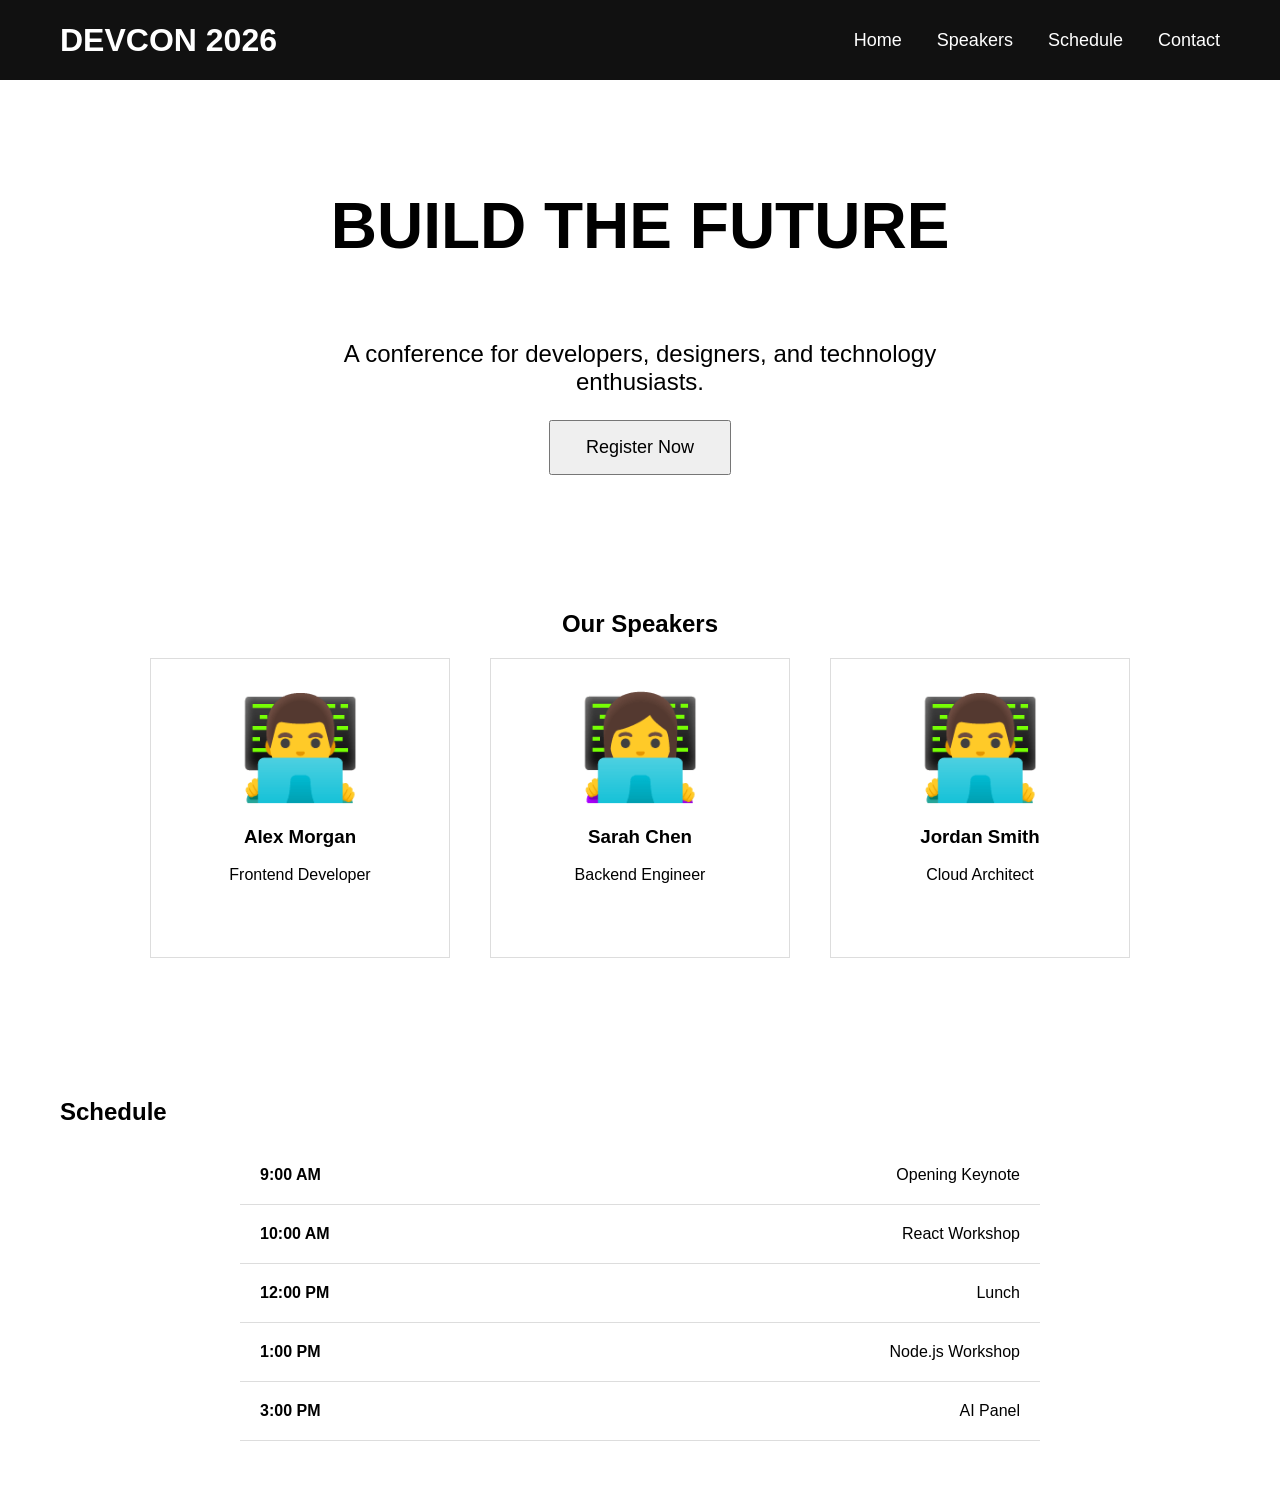
<file: Lesson 6/responsive-challenge/index.html>
<!doctype html>
<html lang="en">
  <head>
    <meta charset="UTF-8" />

    <meta name="viewport" content="width=device-width, initial-scale=1.0" />

    <title>DevCon 2026</title>

    <link rel="stylesheet" href="style.css" />
  </head>

  <body>
    <header>
      <h1>DEVCON 2026</h1>

      <nav>
        <a href="#">Home</a>
        <a href="#">Speakers</a>
        <a href="#">Schedule</a>
        <a href="#">Contact</a>
      </nav>
    </header>

    <section class="hero">
      <h2>BUILD THE FUTURE</h2>

      <p>A conference for developers, designers, and technology enthusiasts.</p>

      <button>Register Now</button>
    </section>

    <section class="speakers">
      <h2>Our Speakers</h2>

      <div class="speaker-container">
        <article class="speaker">
          <div class="speaker-image">👨‍💻</div>
          <h3>Alex Morgan</h3>
          <p>Frontend Developer</p>
        </article>

        <article class="speaker">
          <div class="speaker-image">👩‍💻</div>
          <h3>Sarah Chen</h3>
          <p>Backend Engineer</p>
        </article>

        <article class="speaker">
          <div class="speaker-image">👨‍💻</div>
          <h3>Jordan Smith</h3>
          <p>Cloud Architect</p>
        </article>
      </div>
    </section>

    <section class="schedule">
      <h2>Schedule</h2>

      <div class="schedule-container">
        <div>
          <strong>9:00 AM</strong>
          <span>Opening Keynote</span>
        </div>

        <div>
          <strong>10:00 AM</strong>
          <span>React Workshop</span>
        </div>

        <div>
          <strong>12:00 PM</strong>
          <span>Lunch</span>
        </div>

        <div>
          <strong>1:00 PM</strong>
          <span>Node.js Workshop</span>
        </div>

        <div>
          <strong>3:00 PM</strong>
          <span>AI Panel</span>
        </div>
      </div>
    </section>
  </body>
</html>
</file>
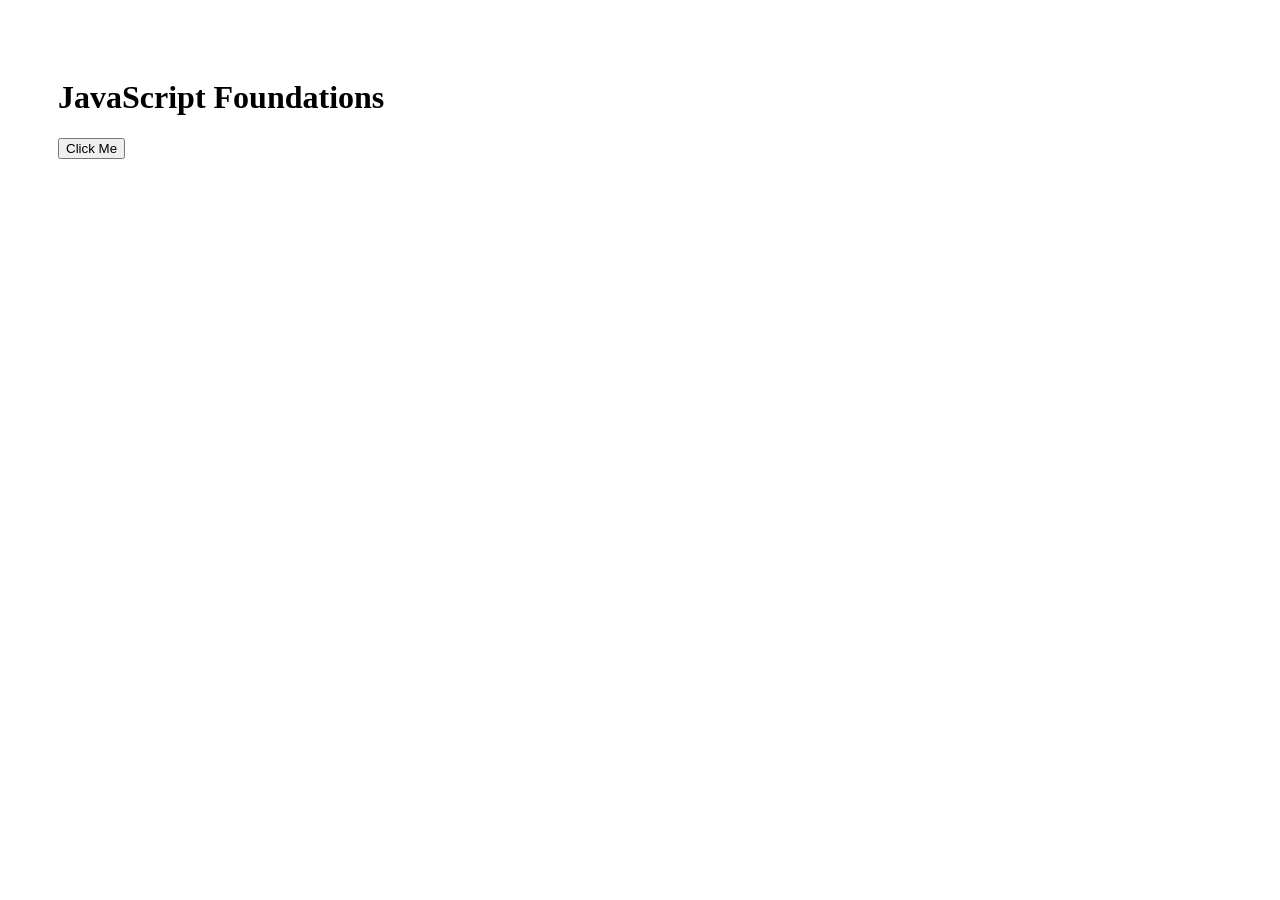
<file: Unit 2 - Java Script/lesson 1/index.html>
<!doctype html>
<html lang="en">
  <head>
    <meta charset="UTF-8" />
    <meta name="viewport" content="width=device-width, initial-scale=1.0" />
    <title>JavaScript Foundations</title>

    <script src="script.js" defer></script>
  </head>
  <body style="padding: 50px">
    <h1>JavaScript Foundations</h1>
    <button onclick="alert('Hello, World!')">Click Me</button>

    <div id="foo"></div>

    <!-- <script>
      console.log("Hello, world!");
    </script> -->
    <!-- <script src="script.js"></script> -->
  </body>
</html>
</file>
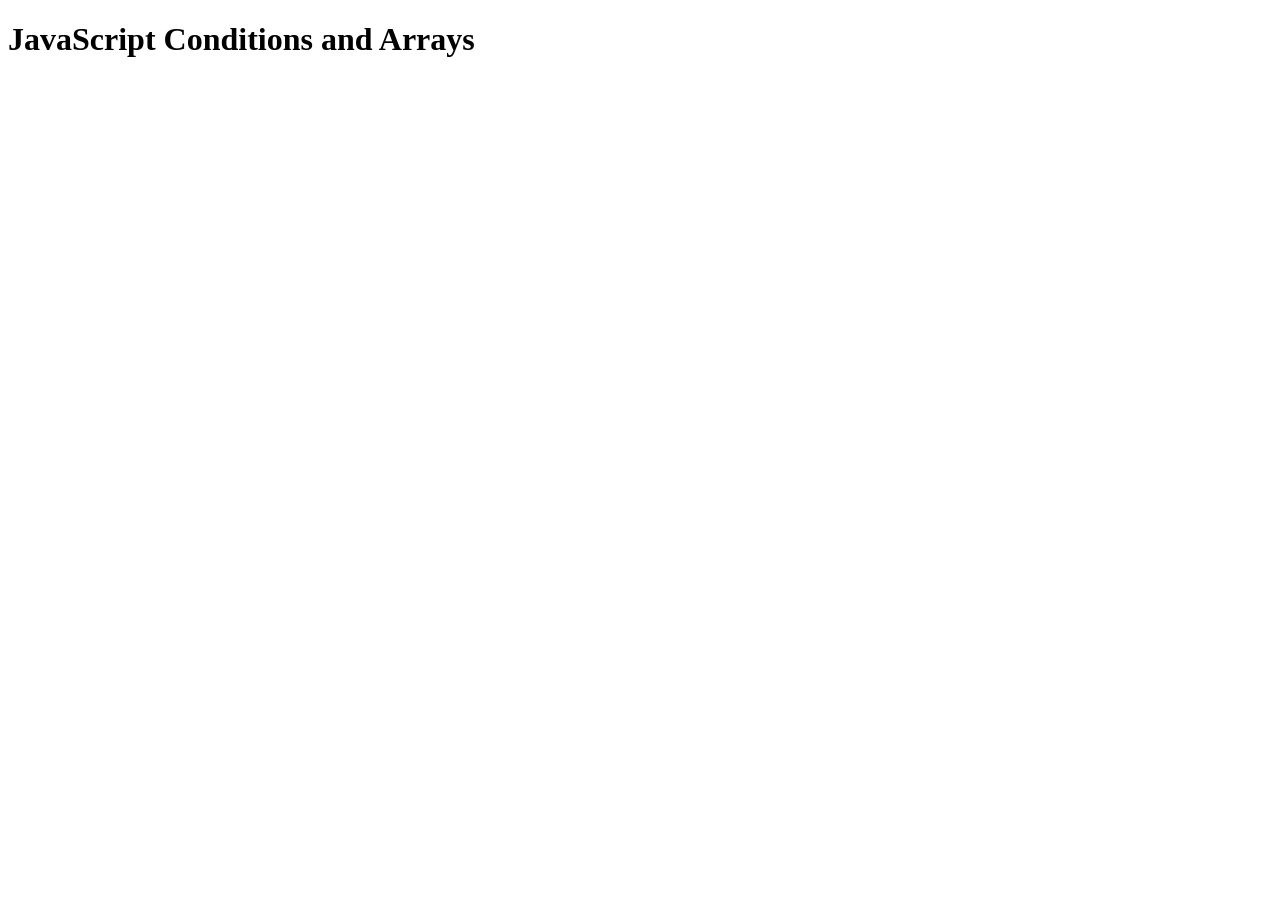
<file: Unit 2 - Java Script/lesson 2/index.html>
<!doctype html>
<html lang="en">
  <head>
    <meta charset="UTF-8" />
    <meta name="viewport" content="width=device-width, initial-scale=1.0" />
    <title>JavaScript Conditions and Arrays</title>
    <script src="gameinventory.js" defer></script>
  </head>
  <body>
    <h1>JavaScript Conditions and Arrays</h1>
  </body>
</html>
</file>
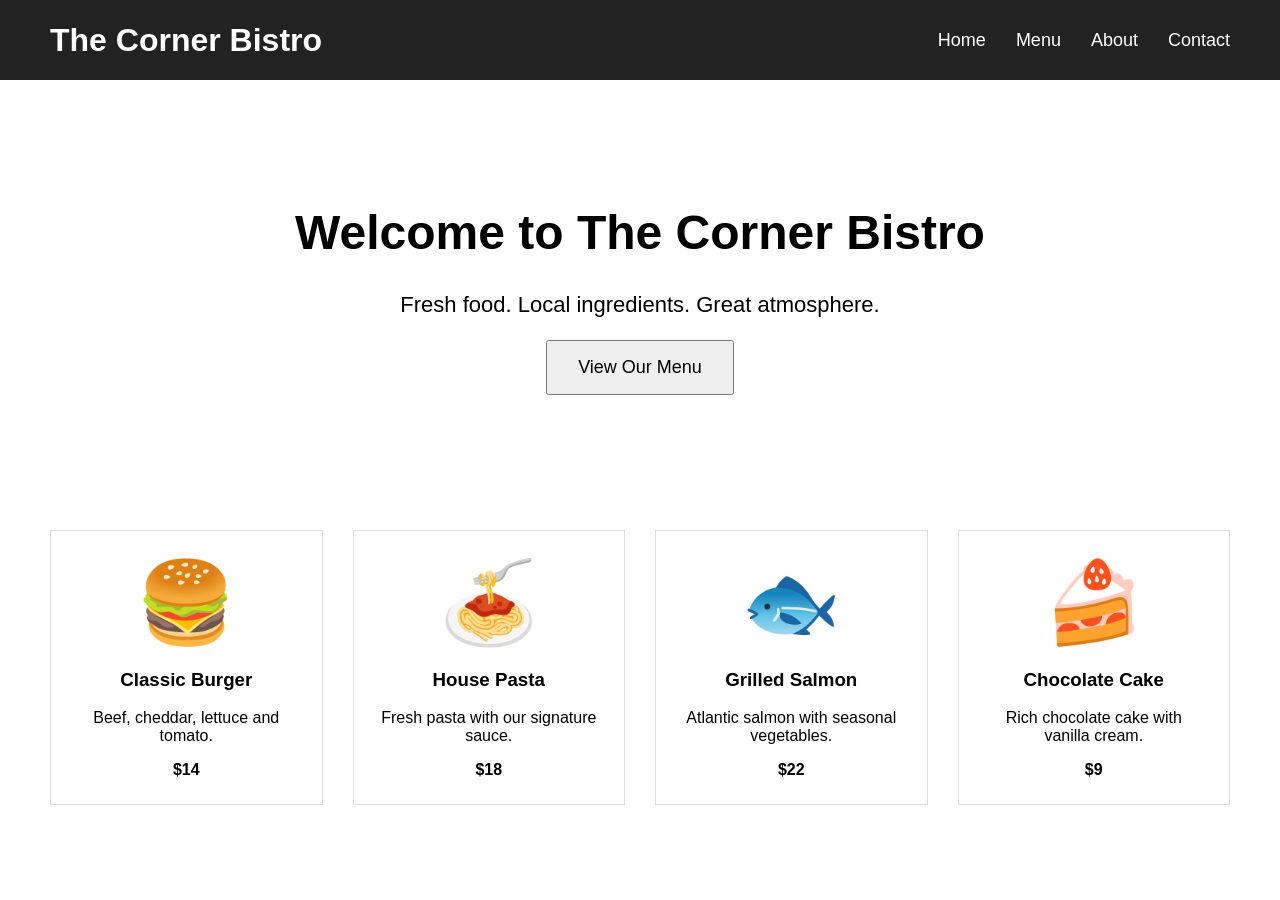
<file: Lesson 6/responsive-practice/Original/index.html>
<!doctype html>
<html lang="en">
  <head>
    <meta charset="UTF-8" />
    <meta name="viewport" content="width=device-width, initial-scale=1.0" />
    <title>The Corner Bistro</title>
    <link rel="stylesheet" href="style.css" />
  </head>

  <body>
    <header>
      <h1>The Corner Bistro</h1>

      <nav>
        <a href="#">Home</a>
        <a href="#">Menu</a>
        <a href="#">About</a>
        <a href="#">Contact</a>
      </nav>
    </header>

    <section class="hero">
      <h2>Welcome to The Corner Bistro</h2>

      <p>Fresh food. Local ingredients. Great atmosphere.</p>

      <button>View Our Menu</button>
    </section>

    <section class="menu">
      <article class="card">
        <div class="food-image">🍔</div>
        <h3>Classic Burger</h3>
        <p>Beef, cheddar, lettuce and tomato.</p>
        <strong>$14</strong>
      </article>

      <article class="card">
        <div class="food-image">🍝</div>
        <h3>House Pasta</h3>
        <p>Fresh pasta with our signature sauce.</p>
        <strong>$18</strong>
      </article>

      <article class="card">
        <div class="food-image">🐟</div>
        <h3>Grilled Salmon</h3>
        <p>Atlantic salmon with seasonal vegetables.</p>
        <strong>$22</strong>
      </article>

      <article class="card">
        <div class="food-image">🍰</div>
        <h3>Chocolate Cake</h3>
        <p>Rich chocolate cake with vanilla cream.</p>
        <strong>$9</strong>
      </article>
    </section>
  </body>
</html>
</file>
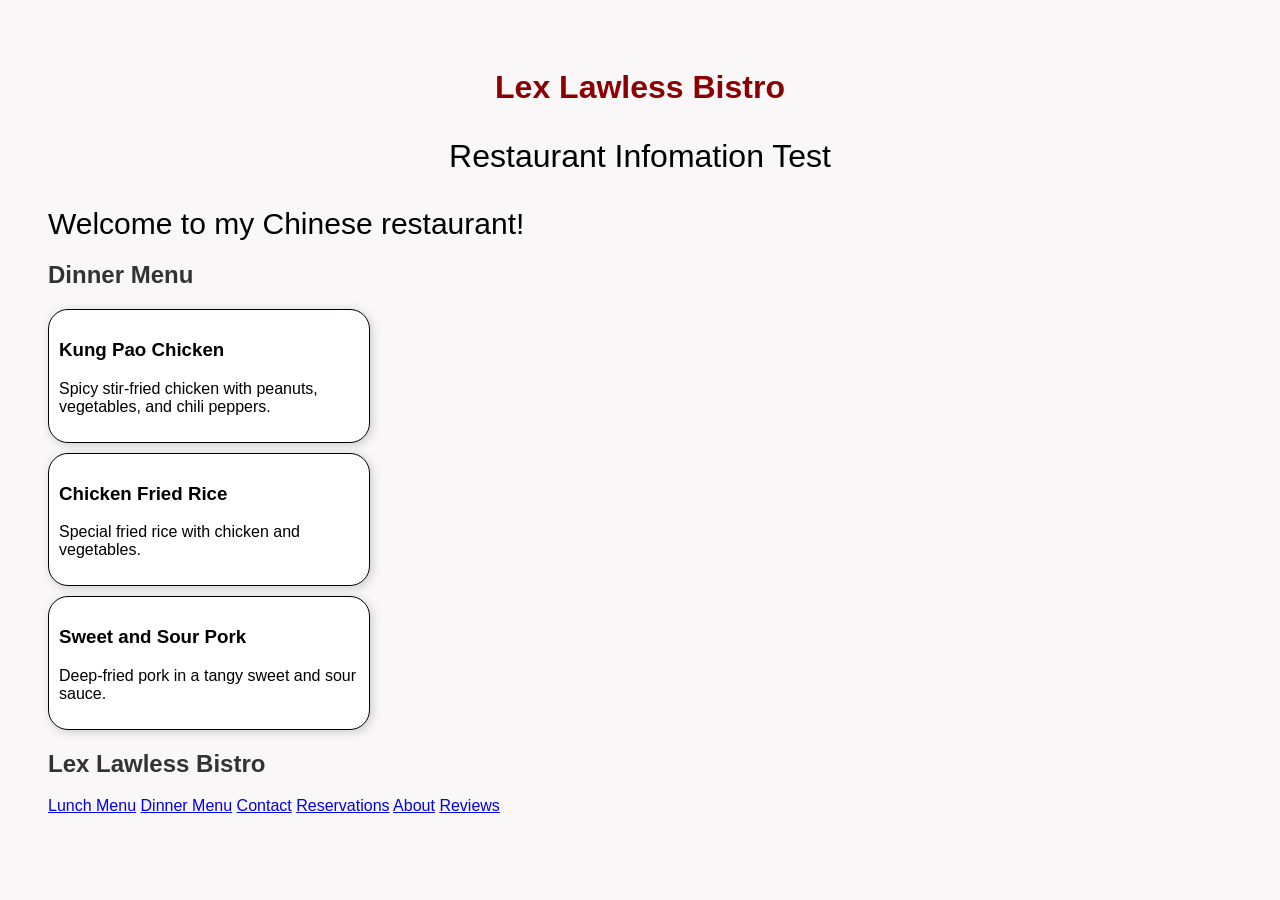
<file: Lesson 4/restaurant-menu/index2.html>
<!doctype html>
<html lang="en">
  <head>
    <meta charset="UTF-8" />
    <meta name="viewport" content="width=device-width, initial-scale=1.0" />
    <title>Lex Lawless Bistro</title>
    <link rel="stylesheet" href="style2.css" />
  </head>
  <body>
    <h1>Lex Lawless Bistro</h1>

    <div class="restaurant-intro">
      <p>Restaurant Infomation Test</p>
      <p class="restaurant-text">Welcome to my Chinese restaurant!</p>
    </div>

    <h2>Dinner Menu</h2>
    <div class="menu-item">
      <h3>Kung Pao Chicken</h3>
      <p>
        Spicy stir-fried chicken with peanuts, vegetables, and chili peppers.
      </p>
    </div>

    <div class="menu-item">
      <h3>Chicken Fried Rice</h3>
      <p>Special fried rice with chicken and vegetables.</p>
    </div>

    <div class="menu-item">
      <h3>Sweet and Sour Pork</h3>
      <p>Deep-fried pork in a tangy sweet and sour sauce.</p>
    </div>

    <nav class="navbar">
      <h2>Lex Lawless Bistro</h2>
      <div class="nav-links">
        <a href="#">Lunch Menu</a>
        <a href="#">Dinner Menu</a>
        <a href="#">Contact</a>
        <a href="#">Reservations</a>
        <a href="#">About</a>
        <a href="#">Reviews</a>
      </div>
    </nav>
  </body>
</html>
</file>
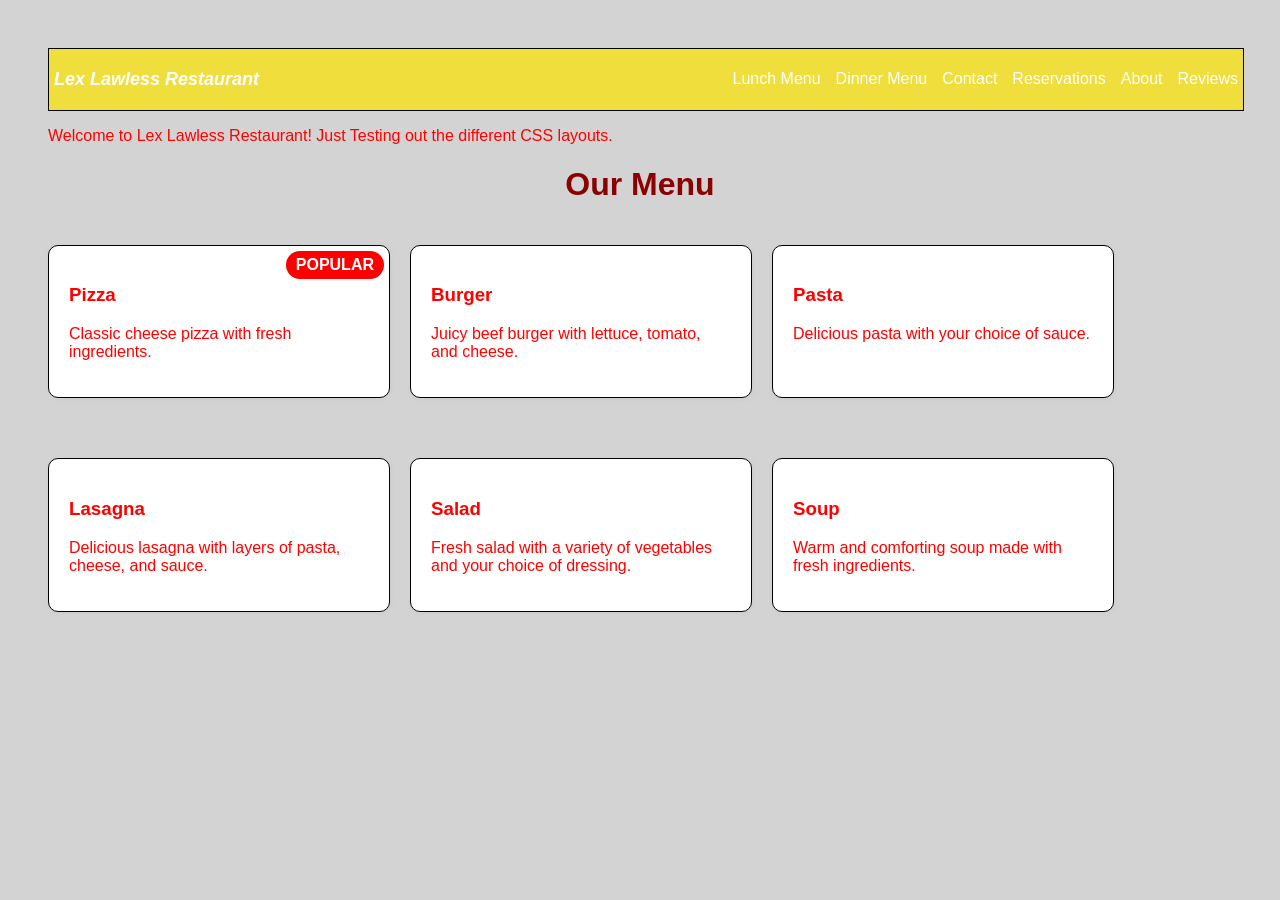
<file: Lesson 4/restaurant-menu/my-restaurant-menu.html>
<html lang="en">
  <head>
    <meta charset="UTF-8" />
    <meta name="viewport" content="width=device-width, initial-scale=1.0" />
    <title>Lex Lawless Restaurant Menu</title>
    <link rel="stylesheet" href="style-lex.css" />
  </head>
  <body>
    <nav class="navbar">
      <h2>Lex Lawless Restaurant</h2>
      <div class="nav-links">
        <a href="#">Lunch Menu</a>
        <a href="#">Dinner Menu</a>
        <a href="#">Contact</a>
        <a href="#">Reservations</a>
        <a href="#">About</a>
        <a href="#">Reviews</a>
      </div>
    </nav>

    <p>
      Welcome to Lex Lawless Restaurant! Just Testing out the different CSS
      layouts.
    </p>
    <h1></h1>

    <h1>Our Menu</h1>

    <section class="menu-list">
      <div class="menu-item">
        <span class="badge">POPULAR</span>
        <h3>Pizza</h3>
        <p>Classic cheese pizza with fresh ingredients.</p>
      </div>
      <div class="menu-item">
        <h3>Burger</h3>
        <p>Juicy beef burger with lettuce, tomato, and cheese.</p>
      </div>
      <div class="menu-item">
        <h3>Pasta</h3>
        <p>Delicious pasta with your choice of sauce.</p>
      </div>

      <div class="menu-item">
        <h3>Lasagna</h3>
        <p>Delicious lasagna with layers of pasta, cheese, and sauce.</p>
      </div>
      <div class="menu-item">
        <h3>Salad</h3>
        <p>
          Fresh salad with a variety of vegetables and your choice of dressing.
        </p>
      </div>
      <div class="menu-item">
        <h3>Soup</h3>
        <p>Warm and comforting soup made with fresh ingredients.</p>
      </div>
    </section>

    <!-- Add more menu items as needed -->
  </body>
</html>
</file>
<file: Lesson 6/responsive-challenge/style.css>
* {
  box-sizing: border-box;
}

body {
  margin: 0;
  font-family: Arial, sans-serif;
}

header {
  height: 80px;
  padding: 0 60px;

  display: flex;
  align-items: center;
  justify-content: space-between;

  background-color: #111;
  color: white;
}

nav {
  display: flex;
  gap: 35px;
}

nav a {
  color: white;
  text-decoration: none;
  font-size: 18px;
}

.hero {
  height: 450px;

  display: flex;
  flex-direction: column;
  align-items: center;
  justify-content: center;

  text-align: center;
}

.hero h2 {
  font-size: 64px;
}

.hero p {
  font-size: 24px;
  max-width: 700px;
}

.hero button {
  padding: 15px 35px;
  font-size: 18px;
}

.speakers {
  padding: 60px;
  text-align: center;
}

.speaker-container {
  display: flex;
  justify-content: center;
  gap: 40px;
}

.speaker {
  min-width: 300px;
  min-height: 300px;
  padding: 30px;
  border: 1px solid #ddd;
}

.speaker-image {
  font-size: 100px;
}

.schedule {
  padding: 60px;
}

.schedule-container {
  width: 800px;
  margin: auto;
}

.schedule-container div {
  display: flex;
  justify-content: space-between;
  padding: 20px;
  border-bottom: 1px solid #ddd;
}

@media (max-width: 768px) {
  header {
    height: auto;
    flex-direction: column;
    gap: 20px;
    padding-bottom: 20px;
  }

  nav {
    flex-direction: column;
    gap: 20px;
  }

  .hero h2 {
    font-size: 2rem;
  }

  .hero p {
    font-size: 20px;
  }

  .speaker-container {
    /* flex wrap solution */
    flex-wrap: wrap;
    justify-content: center;
    width: 100%;

    /* Column direction solution */
    /*flex-direction: column;
    gap: 20px;
    align-items: center; */
  }

  .speaker {
    min-width: 200px;
    min-height: 200px;
    padding: 20px;
    border: 1px solid #ddd;
  }
}
</file>
<file: Lesson 6/responsive-practice/Original/style.css>
* {
  box-sizing: border-box;
}

body {
  margin: 0;
  font-family: Arial, sans-serif;
}

header {
  height: 80px;
  padding: 0 50px;

  display: flex;
  align-items: center;
  justify-content: space-between;

  background-color: #222;
  color: white;
}

nav {
  display: flex;
  gap: 30px;
}

nav a {
  color: white;
  text-decoration: none;
  font-size: 18px;
}

.hero {
  height: 400px;

  display: flex;
  flex-direction: column;
  align-items: center;
  justify-content: center;

  text-align: center;
}

.hero h2 {
  font-size: 48px;
  margin-bottom: 10px;
}

.hero p {
  font-size: 22px;
}

.hero button {
  padding: 15px 30px;
  font-size: 18px;
}

.menu {
  display: flex;
  gap: 30px;
  padding: 50px;
}

.card {
  width: 300px;
  padding: 25px;
  border: 1px solid #ddd;
  text-align: center;
}

.food-image {
  font-size: 80px;
}
</file>
<file: Lesson 4/restaurant-menu/style2.css>
:root {
  --main-color: darkred;
  --secondary-color: #333;
  --background-color: rgb(249, 247, 247);
  --menu-item-background: white;
  --menu-item-border: black;
  --menu-item-shadow: #ccc;
  font-size: 16px;
}

body {
  font-family: Arial, Helvetica, sans-serif;
  background-color: rgb(249, 247, 247);
  padding: 40px;
  color: black;
}

/* pixels - px, relative - %, em - relative to font size, rem - relative to root font size */

h1 {
  color: darkred;
  font-size: 32px;
  text-align: center;
}

h2 {
  color: #333;
}

.restaurant-intro {
  text-align: center;
  font-size: 2rem; /* 2 times the root font size */
  margin-bottom: 20px;
}

.restaurant-text {
  text-align: left;
  font-size: 30px;
  margin-bottom: 20px;
}

.menu-item {
  position: relative;
  width: 300px;
  /*width: 40%; */ /* 40% of the parent container "Body" */
  background-color: white;
  padding: 10px;
  box-shadow: 2px 2px 10px #ccc;
  border: 1px solid black;
  border-radius: 20px;
  margin: 10px 0;
}
</file>
<file: Lesson 4/restaurant-menu/style-lex.css>
/* :root {
  font-size: 20px;
} */

body {
  font-family: Arial, Helvetica, sans-serif;
  background-color: lightgray;
  padding: 40px;
  color: red;
}

h1 {
  color: darkred;
  font-size: 32px;
  text-align: center;
}

h2 {
  color: #333;
}

/* pixels - px, relative - %, em - relative to font size, rem - relative to root font size */

/* .about {
  font-size: 20px;
}

.about-text {
  font-size: 1rem;
} */

.menu-item {
  position: relative;
  width: 300px;
  background-color: white;
  padding: 20px;
  box-shadow: 1px 1px 5px #ccc;
  border: 1px solid black;
  border-radius: 10px;
  margin: 20px 0;
}

.badge {
  position: absolute;
  top: 5px;
  right: 5px;

  background-color: red;
  padding: 5px 10px;
  color: white;
  font-weight: bold;
  border-radius: 20px;
}

/* layouts - flexbox, grid, float, positioning */

/* layouts - flexbox example */
/* .menu-list {
  display: flex;
  flex-wrap: wrap;
  flex-direction: column;
  flex-direction: column-reverse;
  gap: 20px;
  distribute along main axis (row direction = horizonal, column direction = vetical)
  justify-content: center;
  distribute along secondary axis (row direction = vertical, column direction = horizontal) 
  align-items: center;
} */

/* layouts - css grid example */
.menu-list {
  display: grid;
  grid-template-columns: 1fr 2fr 3fr;
  gap: 20px;
}

.navbar {
  display: flex;
  justify-content: space-between;
  align-items: center;
  padding: 5px 5px;
  background-color: #f0de3d;
  /* position: fixed; */
  top: 0;
  left: 0;
  width: 100%;
  margin: 0 auto;
  z-index: 1;
  border-bottom: 1px solid black;
  border-top: 1px solid black;
  border-left: 1px solid black;
  border-right: 1px solid black;
}

.navbar h2 {
  color: white;
  font-size: 18px;
  font-style: italic;
}

.nav-links {
  display: flex;
  gap: 15px;
}

.nav-links a {
  color: white;
  text-decoration: none;
}

/*layout - float example */
.restaurant-image {
  float: left;
  margin-right: 20px;
  margin-bottom: 20px;
}
</file>
